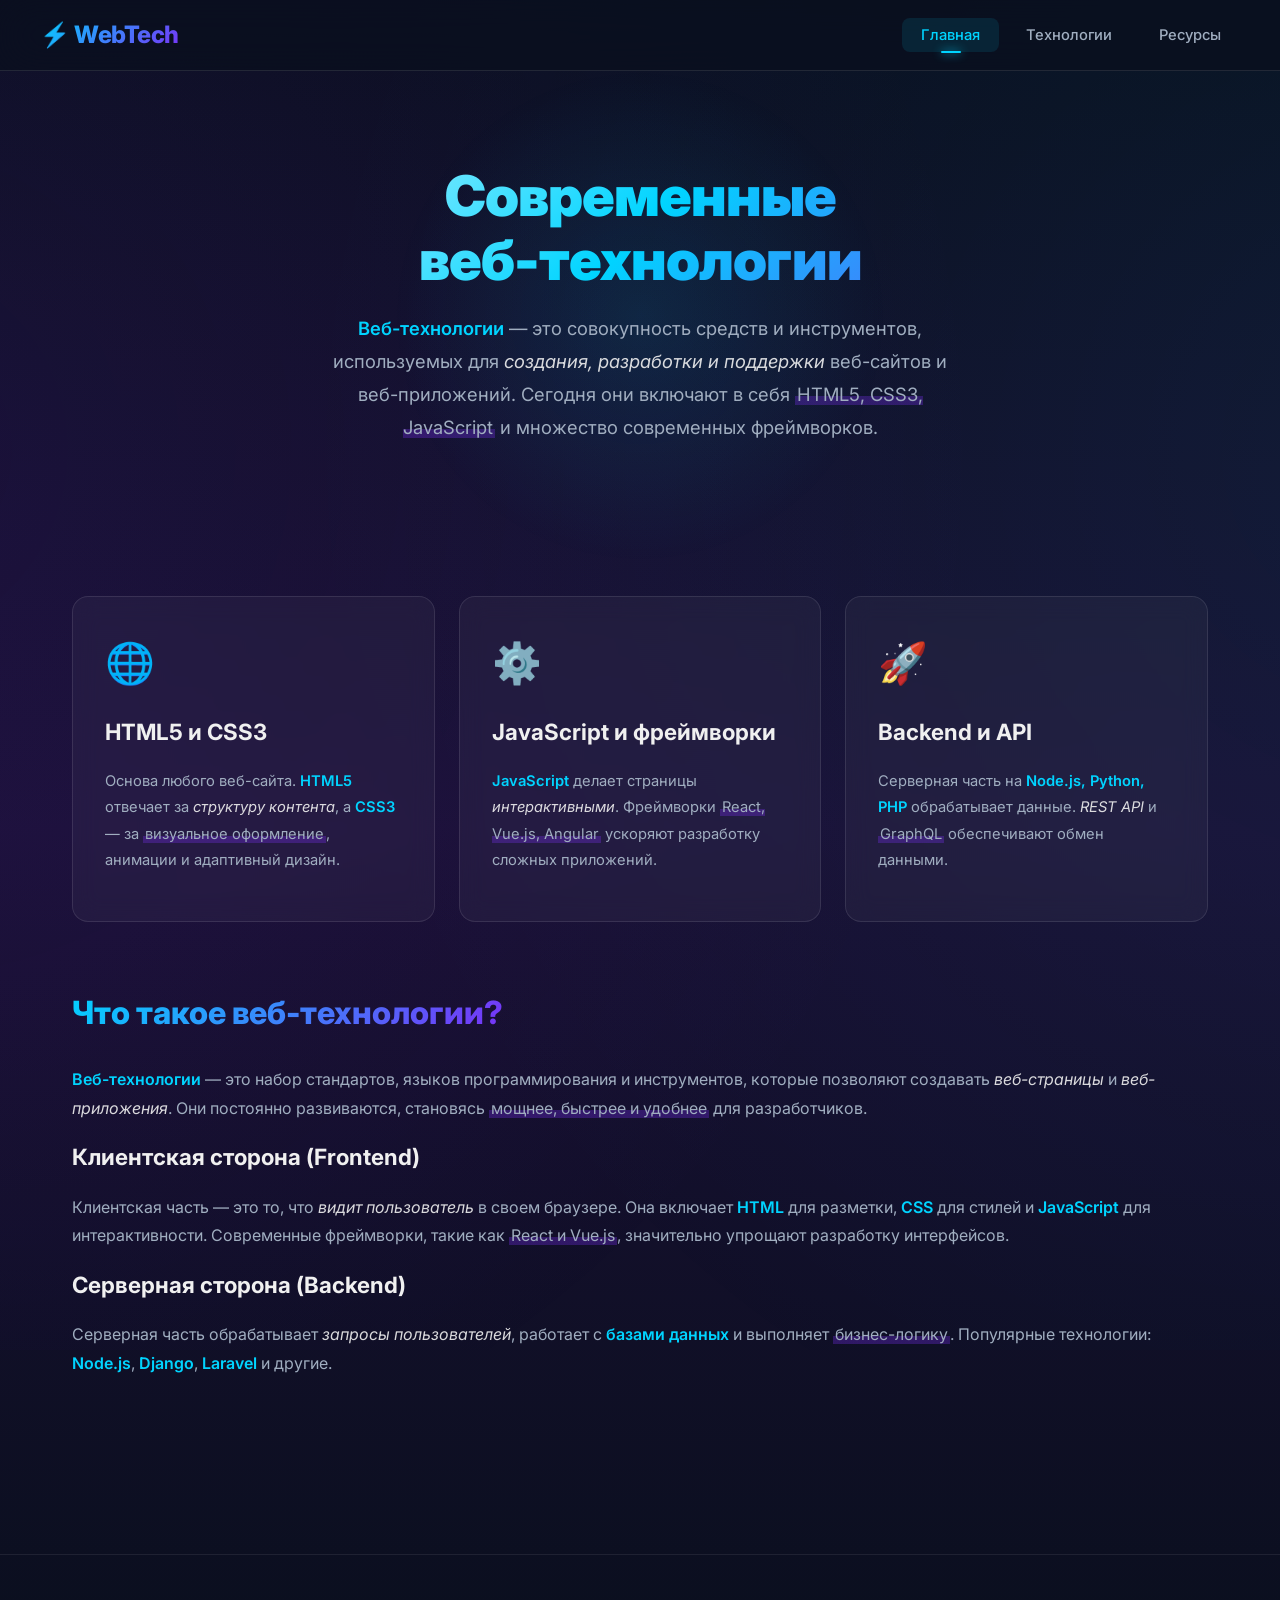
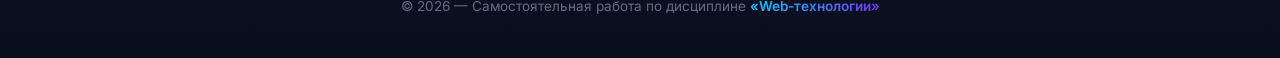
<file: index.html>
<!doctype html>
<html lang="ru">
  <!-- Задание 1: Основные теги HTML (html, head, title, body) -->
  <head>
    <meta charset="UTF-8" />
    <meta name="viewport" content="width=device-width, initial-scale=1.0" />
    <meta
      name="description"
      content="Современные веб-технологии — обзор HTML5, CSS3, JavaScript и фреймворков"
    />
    <title>Современные веб-технологии</title>
    <!-- Задание 6: Подключение CSS -->
    <link rel="stylesheet" href="style.css" />
  </head>
  <body>
    <!-- Задание 7: Навигация (связь между страницами) -->
    <nav class="navbar">
      <div class="nav-container">
        <a href="index.html" class="logo">⚡ WebTech</a>
        <ul class="nav-links">
          <li><a href="index.html" class="active">Главная</a></li>
          <li><a href="technologies.html">Технологии</a></li>
          <li><a href="resources.html">Ресурсы</a></li>
        </ul>
      </div>
    </nav>

    <main class="main-content">
      <!-- HERO секция -->
      <!-- Задание 1: Заголовок и текстовое содержание -->
      <section class="hero">
        <h1>Современные<br />веб-технологии</h1>
        <!-- Задание 2: Форматирование текста (p, b, i, u) -->
        <p class="subtitle">
          <b>Веб-технологии</b> — это совокупность средств и инструментов,
          используемых для <i>создания, разработки и поддержки</i>
          веб-сайтов и веб-приложений. Сегодня они включают в себя
          <u>HTML5, CSS3, JavaScript</u> и множество современных фреймворков.
        </p>
      </section>

      <!-- Карточки с ключевыми направлениями -->
      <section class="section fade-in">
        <div class="cards-grid">
          <div class="card">
            <span class="card-icon">🌐</span>
            <h3>HTML5 и CSS3</h3>
            <p>
              Основа любого веб-сайта. <b>HTML5</b> отвечает за
              <i>структуру контента</i>, а <b>CSS3</b> — за
              <u>визуальное оформление</u>, анимации и адаптивный дизайн.
            </p>
          </div>
          <div class="card">
            <span class="card-icon">⚙️</span>
            <h3>JavaScript и фреймворки</h3>
            <p>
              <b>JavaScript</b> делает страницы <i>интерактивными</i>.
              Фреймворки <u>React, Vue.js, Angular</u> ускоряют разработку
              сложных приложений.
            </p>
          </div>
          <div class="card">
            <span class="card-icon">🚀</span>
            <h3>Backend и API</h3>
            <p>
              Серверная часть на <b>Node.js, Python, PHP</b> обрабатывает
              данные. <i>REST API</i> и <u>GraphQL</u> обеспечивают обмен
              данными.
            </p>
          </div>
        </div>
      </section>

      <!-- Подробная информация -->
      <!-- Задание 2: Использование h1–h3 -->
      <section class="section fade-in">
        <h2>Что такое веб-технологии?</h2>
        <p>
          <b>Веб-технологии</b> — это набор стандартов, языков программирования
          и инструментов, которые позволяют создавать <i>веб-страницы</i> и
          <i>веб-приложения</i>. Они постоянно развиваются, становясь
          <u>мощнее, быстрее и удобнее</u> для разработчиков.
        </p>

        <h3>Клиентская сторона (Frontend)</h3>
        <p>
          Клиентская часть — это то, что <i>видит пользователь</i> в своем
          браузере. Она включает <b>HTML</b> для разметки, <b>CSS</b> для стилей
          и <b>JavaScript</b> для интерактивности. Современные фреймворки, такие
          как <u>React и Vue.js</u>, значительно упрощают разработку
          интерфейсов.
        </p>

        <h3>Серверная сторона (Backend)</h3>
        <p>
          Серверная часть обрабатывает <i>запросы пользователей</i>, работает с
          <b>базами данных</b> и выполняет <u>бизнес-логику</u>. Популярные
          технологии: <b>Node.js</b>, <b>Django</b>, <b>Laravel</b> и другие.
        </p>
      </section>
    </main>

    <!-- Подвал -->
    <footer class="footer">
      <p>
        © 2026 — Самостоятельная работа по дисциплине
        <span>«Web-технологии»</span>
      </p>
    </footer>

    <!-- Скрипт для анимации появления при скролле -->
    <script>
      document.addEventListener("DOMContentLoaded", () => {
        const observer = new IntersectionObserver(
          (entries) => {
            entries.forEach((entry) => {
              if (entry.isIntersecting) {
                entry.target.classList.add("visible");
              }
            });
          },
          { threshold: 0.1 },
        );

        document
          .querySelectorAll(".fade-in")
          .forEach((el) => observer.observe(el));
      });
    </script>
  </body>
</html>
</file>
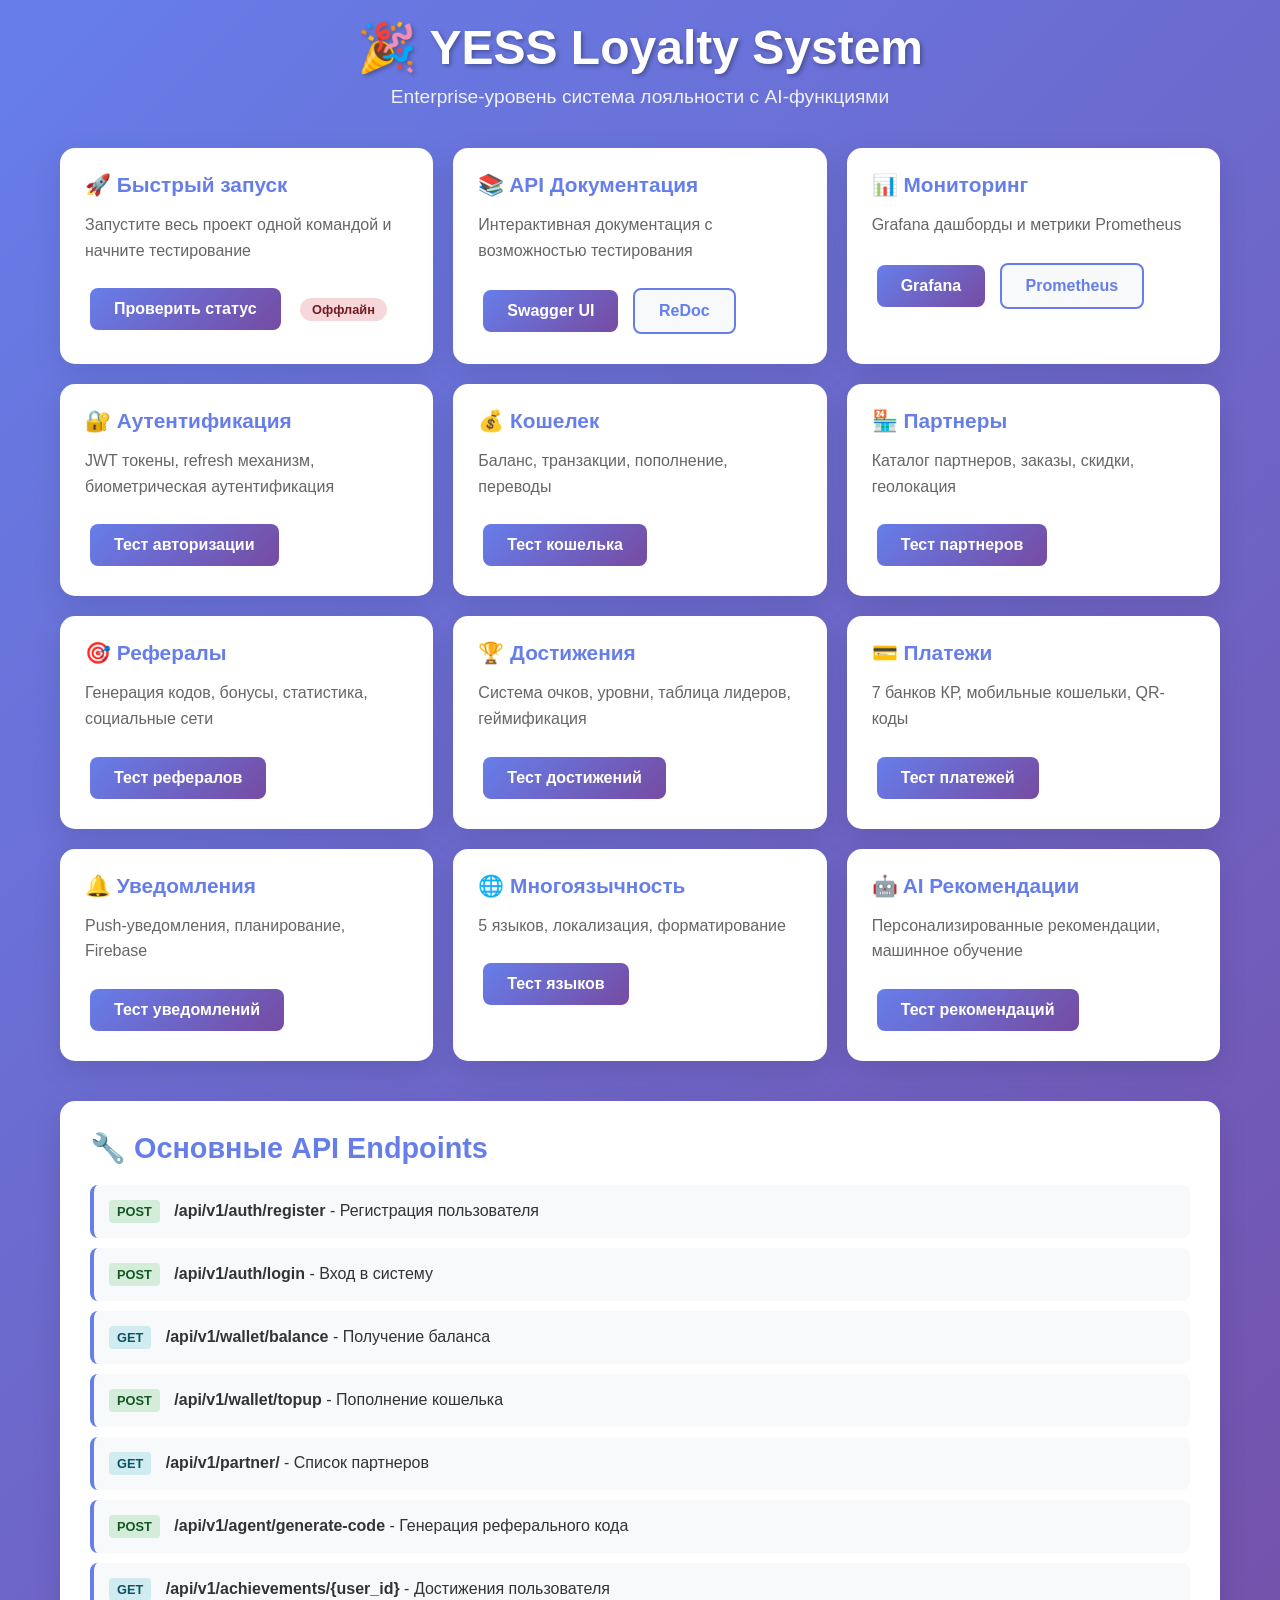
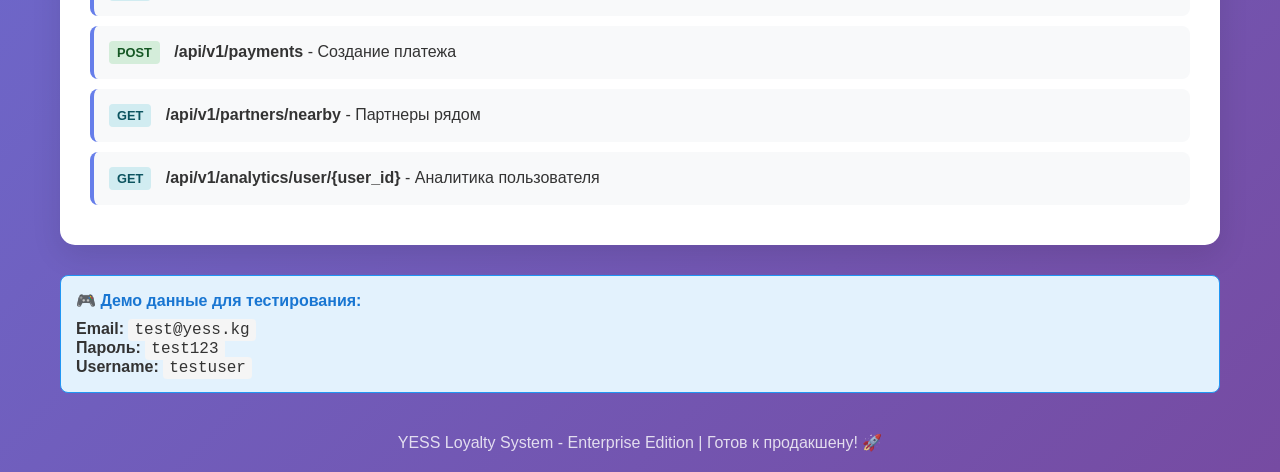
<file: frontend/index.html>
<!DOCTYPE html>
<html lang="ru">
  <head>
    <meta charset="UTF-8">
    <meta name="viewport" content="width=device-width, initial-scale=1.0">
    <title>YESS Loyalty - Тестирование</title>
    <style>
        * {
            margin: 0;
            padding: 0;
            box-sizing: border-box;
        }
        
        body {
            font-family: -apple-system, BlinkMacSystemFont, 'Segoe UI', Roboto, sans-serif;
            background: linear-gradient(135deg, #667eea 0%, #764ba2 100%);
            min-height: 100vh;
            color: #333;
        }
        
        .container {
            max-width: 1200px;
            margin: 0 auto;
            padding: 20px;
        }
        
        .header {
            text-align: center;
            color: white;
            margin-bottom: 40px;
        }
        
        .header h1 {
            font-size: 3rem;
            margin-bottom: 10px;
            text-shadow: 2px 2px 4px rgba(0,0,0,0.3);
        }
        
        .header p {
            font-size: 1.2rem;
            opacity: 0.9;
        }
        
        .grid {
            display: grid;
            grid-template-columns: repeat(auto-fit, minmax(300px, 1fr));
            gap: 20px;
            margin-bottom: 40px;
        }
        
        .card {
            background: white;
            border-radius: 15px;
            padding: 25px;
            box-shadow: 0 10px 30px rgba(0,0,0,0.1);
            transition: transform 0.3s ease, box-shadow 0.3s ease;
        }
        
        .card:hover {
            transform: translateY(-5px);
            box-shadow: 0 20px 40px rgba(0,0,0,0.15);
        }
        
        .card h3 {
            color: #667eea;
            margin-bottom: 15px;
            font-size: 1.3rem;
        }
        
        .card p {
            color: #666;
            margin-bottom: 20px;
            line-height: 1.6;
        }
        
        .btn {
            background: linear-gradient(135deg, #667eea 0%, #764ba2 100%);
            color: white;
            border: none;
            padding: 12px 24px;
            border-radius: 8px;
            cursor: pointer;
            font-size: 1rem;
            font-weight: 600;
            transition: all 0.3s ease;
            text-decoration: none;
            display: inline-block;
            margin: 5px;
        }
        
        .btn:hover {
            transform: translateY(-2px);
            box-shadow: 0 5px 15px rgba(102, 126, 234, 0.4);
        }
        
        .btn-secondary {
            background: #f8f9fa;
            color: #667eea;
            border: 2px solid #667eea;
        }
        
        .btn-secondary:hover {
            background: #667eea;
            color: white;
        }
        
        .status {
            display: inline-block;
            padding: 4px 12px;
            border-radius: 20px;
            font-size: 0.8rem;
            font-weight: 600;
            margin-left: 10px;
        }
        
        .status.online {
            background: #d4edda;
            color: #155724;
        }
        
        .status.offline {
            background: #f8d7da;
            color: #721c24;
        }
        
        .api-section {
            background: white;
            border-radius: 15px;
            padding: 30px;
            margin-bottom: 30px;
            box-shadow: 0 10px 30px rgba(0,0,0,0.1);
        }
        
        .api-section h2 {
            color: #667eea;
            margin-bottom: 20px;
            font-size: 1.8rem;
        }
        
        .endpoint {
            background: #f8f9fa;
            padding: 15px;
            border-radius: 8px;
            margin-bottom: 10px;
            border-left: 4px solid #667eea;
        }
        
        .method {
            display: inline-block;
            padding: 4px 8px;
            border-radius: 4px;
            font-size: 0.8rem;
            font-weight: 600;
            margin-right: 10px;
        }
        
        .method.get { background: #d1ecf1; color: #0c5460; }
        .method.post { background: #d4edda; color: #155724; }
        .method.put { background: #fff3cd; color: #856404; }
        .method.delete { background: #f8d7da; color: #721c24; }
        
        .footer {
            text-align: center;
            color: white;
            margin-top: 40px;
            opacity: 0.8;
        }
        
        .demo-data {
            background: #e3f2fd;
            border: 1px solid #2196f3;
            border-radius: 8px;
            padding: 15px;
            margin: 20px 0;
        }
        
        .demo-data h4 {
            color: #1976d2;
            margin-bottom: 10px;
        }
        
        .demo-data code {
            background: #f5f5f5;
            padding: 2px 6px;
            border-radius: 4px;
            font-family: 'Courier New', monospace;
        }
    </style>
  </head>
  <body>
    <div class="container">
        <div class="header">
            <h1>🎉 YESS Loyalty System</h1>
            <p>Enterprise-уровень система лояльности с AI-функциями</p>
        </div>
        
        <div class="grid">
            <div class="card">
                <h3>🚀 Быстрый запуск</h3>
                <p>Запустите весь проект одной командой и начните тестирование</p>
                <a href="#" class="btn" onclick="checkStatus()">Проверить статус</a>
                <span id="status" class="status offline">Проверка...</span>
            </div>
            
            <div class="card">
                <h3>📚 API Документация</h3>
                <p>Интерактивная документация с возможностью тестирования</p>
                <a href="http://localhost:8000/docs" target="_blank" class="btn">Swagger UI</a>
                <a href="http://localhost:8000/redoc" target="_blank" class="btn btn-secondary">ReDoc</a>
            </div>
            
            <div class="card">
                <h3>📊 Мониторинг</h3>
                <p>Grafana дашборды и метрики Prometheus</p>
                <a href="http://localhost:3100" target="_blank" class="btn">Grafana</a>
                <a href="http://localhost:9090" target="_blank" class="btn btn-secondary">Prometheus</a>
            </div>
            
            <div class="card">
                <h3>🔐 Аутентификация</h3>
                <p>JWT токены, refresh механизм, биометрическая аутентификация</p>
                <button class="btn" onclick="testAuth()">Тест авторизации</button>
            </div>
            
            <div class="card">
                <h3>💰 Кошелек</h3>
                <p>Баланс, транзакции, пополнение, переводы</p>
                <button class="btn" onclick="testWallet()">Тест кошелька</button>
            </div>
            
            <div class="card">
                <h3>🏪 Партнеры</h3>
                <p>Каталог партнеров, заказы, скидки, геолокация</p>
                <button class="btn" onclick="testPartners()">Тест партнеров</button>
            </div>
            
            <div class="card">
                <h3>🎯 Рефералы</h3>
                <p>Генерация кодов, бонусы, статистика, социальные сети</p>
                <button class="btn" onclick="testReferrals()">Тест рефералов</button>
            </div>
            
            <div class="card">
                <h3>🏆 Достижения</h3>
                <p>Система очков, уровни, таблица лидеров, геймификация</p>
                <button class="btn" onclick="testAchievements()">Тест достижений</button>
            </div>
            
            <div class="card">
                <h3>💳 Платежи</h3>
                <p>7 банков КР, мобильные кошельки, QR-коды</p>
                <button class="btn" onclick="testPayments()">Тест платежей</button>
            </div>
            
            <div class="card">
                <h3>🔔 Уведомления</h3>
                <p>Push-уведомления, планирование, Firebase</p>
                <button class="btn" onclick="testNotifications()">Тест уведомлений</button>
            </div>
            
            <div class="card">
                <h3>🌐 Многоязычность</h3>
                <p>5 языков, локализация, форматирование</p>
                <button class="btn" onclick="testLocalization()">Тест языков</button>
            </div>
            
            <div class="card">
                <h3>🤖 AI Рекомендации</h3>
                <p>Персонализированные рекомендации, машинное обучение</p>
                <button class="btn" onclick="testRecommendations()">Тест рекомендаций</button>
            </div>
        </div>
        
        <div class="api-section">
            <h2>🔧 Основные API Endpoints</h2>
            
            <div class="endpoint">
                <span class="method post">POST</span>
                <strong>/api/v1/auth/register</strong> - Регистрация пользователя
            </div>
            
            <div class="endpoint">
                <span class="method post">POST</span>
                <strong>/api/v1/auth/login</strong> - Вход в систему
            </div>
            
            <div class="endpoint">
                <span class="method get">GET</span>
                <strong>/api/v1/wallet/balance</strong> - Получение баланса
            </div>
            
            <div class="endpoint">
                <span class="method post">POST</span>
                <strong>/api/v1/wallet/topup</strong> - Пополнение кошелька
            </div>
            
            <div class="endpoint">
                <span class="method get">GET</span>
                <strong>/api/v1/partner/</strong> - Список партнеров
            </div>
            
            <div class="endpoint">
                <span class="method post">POST</span>
                <strong>/api/v1/agent/generate-code</strong> - Генерация реферального кода
            </div>
            
            <div class="endpoint">
                <span class="method get">GET</span>
                <strong>/api/v1/achievements/{user_id}</strong> - Достижения пользователя
            </div>
            
            <div class="endpoint">
                <span class="method post">POST</span>
                <strong>/api/v1/payments</strong> - Создание платежа
            </div>
            
            <div class="endpoint">
                <span class="method get">GET</span>
                <strong>/api/v1/partners/nearby</strong> - Партнеры рядом
            </div>
            
            <div class="endpoint">
                <span class="method get">GET</span>
                <strong>/api/v1/analytics/user/{user_id}</strong> - Аналитика пользователя
            </div>
        </div>
        
        <div class="demo-data">
            <h4>🎮 Демо данные для тестирования:</h4>
            <p><strong>Email:</strong> <code>test@yess.kg</code></p>
            <p><strong>Пароль:</strong> <code>test123</code></p>
            <p><strong>Username:</strong> <code>testuser</code></p>
        </div>
        
        <div class="footer">
            <p>YESS Loyalty System - Enterprise Edition | Готов к продакшену! 🚀</p>
        </div>
    </div>
    
    <script>
        const API_BASE = 'http://localhost:8000';
        
        async function checkStatus() {
            const statusEl = document.getElementById('status');
            try {
                const response = await fetch(`${API_BASE}/health`);
                if (response.ok) {
                    statusEl.textContent = 'Онлайн';
                    statusEl.className = 'status online';
                } else {
                    throw new Error('Service not available');
                }
            } catch (error) {
                statusEl.textContent = 'Оффлайн';
                statusEl.className = 'status offline';
            }
        }
        
        async function testAuth() {
            try {
                const response = await fetch(`${API_BASE}/api/v1/auth/register`, {
                    method: 'POST',
                    headers: {
                        'Content-Type': 'application/json',
                    },
                    body: JSON.stringify({
                        email: 'test@yess.kg',
                        password: 'test123',
                        username: 'testuser'
                    })
                });
                
                if (response.ok) {
                    alert('✅ Регистрация успешна!');
                } else {
                    const error = await response.text();
                    alert(`❌ Ошибка: ${error}`);
                }
            } catch (error) {
                alert(`❌ Ошибка подключения: ${error.message}`);
            }
        }
        
        async function testWallet() {
            try {
                const response = await fetch(`${API_BASE}/api/v1/wallet/balance`);
                if (response.ok) {
                    const data = await response.json();
                    alert(`💰 Баланс: ${data.balance} сом`);
                } else {
                    alert('❌ Ошибка получения баланса');
                }
            } catch (error) {
                alert(`❌ Ошибка: ${error.message}`);
            }
        }
        
        async function testPartners() {
            try {
                const response = await fetch(`${API_BASE}/api/v1/partner/`);
                if (response.ok) {
                    const data = await response.json();
                    alert(`🏪 Найдено партнеров: ${data.length}`);
                } else {
                    alert('❌ Ошибка получения партнеров');
                }
            } catch (error) {
                alert(`❌ Ошибка: ${error.message}`);
            }
        }
        
        async function testReferrals() {
            try {
                const response = await fetch(`${API_BASE}/api/v1/agent/generate-code`, {
                    method: 'POST',
                    headers: {
                        'Content-Type': 'application/json',
                    },
                    body: JSON.stringify({
                        user_id: 1
                    })
                });
                
                if (response.ok) {
                    const data = await response.json();
                    alert(`🎯 Реферальный код: ${data.referral_code}`);
                } else {
                    alert('❌ Ошибка генерации кода');
                }
            } catch (error) {
                alert(`❌ Ошибка: ${error.message}`);
            }
        }
        
        async function testAchievements() {
            try {
                const response = await fetch(`${API_BASE}/api/v1/achievements/1`);
                if (response.ok) {
                    const data = await response.json();
                    alert(`🏆 Достижений: ${data.achievements.length}`);
                } else {
                    alert('❌ Ошибка получения достижений');
                }
            } catch (error) {
                alert(`❌ Ошибка: ${error.message}`);
            }
        }
        
        async function testPayments() {
            try {
                const response = await fetch(`${API_BASE}/api/v1/payments/methods`);
                if (response.ok) {
                    const data = await response.json();
                    alert(`💳 Способы оплаты: ${data.length}`);
                } else {
                    alert('❌ Ошибка получения способов оплаты');
                }
            } catch (error) {
                alert(`❌ Ошибка: ${error.message}`);
            }
        }
        
        async function testNotifications() {
            try {
                const response = await fetch(`${API_BASE}/api/v1/notifications/1`);
                if (response.ok) {
                    const data = await response.json();
                    alert(`🔔 Уведомлений: ${data.length}`);
                } else {
                    alert('❌ Ошибка получения уведомлений');
                }
            } catch (error) {
                alert(`❌ Ошибка: ${error.message}`);
            }
        }
        
        async function testLocalization() {
            try {
                const response = await fetch(`${API_BASE}/api/v1/localization/languages`);
                if (response.ok) {
                    const data = await response.json();
                    alert(`🌐 Языков: ${data.length}`);
                } else {
                    alert('❌ Ошибка получения языков');
                }
            } catch (error) {
                alert(`❌ Ошибка: ${error.message}`);
            }
        }
        
        async function testRecommendations() {
            try {
                const response = await fetch(`${API_BASE}/api/v1/recommendations/1`);
                if (response.ok) {
                    const data = await response.json();
                    alert(`🤖 Рекомендаций: ${data.length}`);
                } else {
                    alert('❌ Ошибка получения рекомендаций');
                }
            } catch (error) {
                alert(`❌ Ошибка: ${error.message}`);
            }
        }
        
        // Проверка статуса при загрузке
        window.addEventListener('load', checkStatus);
        
        // Автоматическая проверка статуса каждые 30 секунд
        setInterval(checkStatus, 30000);
    </script>
  </body>
  </html>
</file>
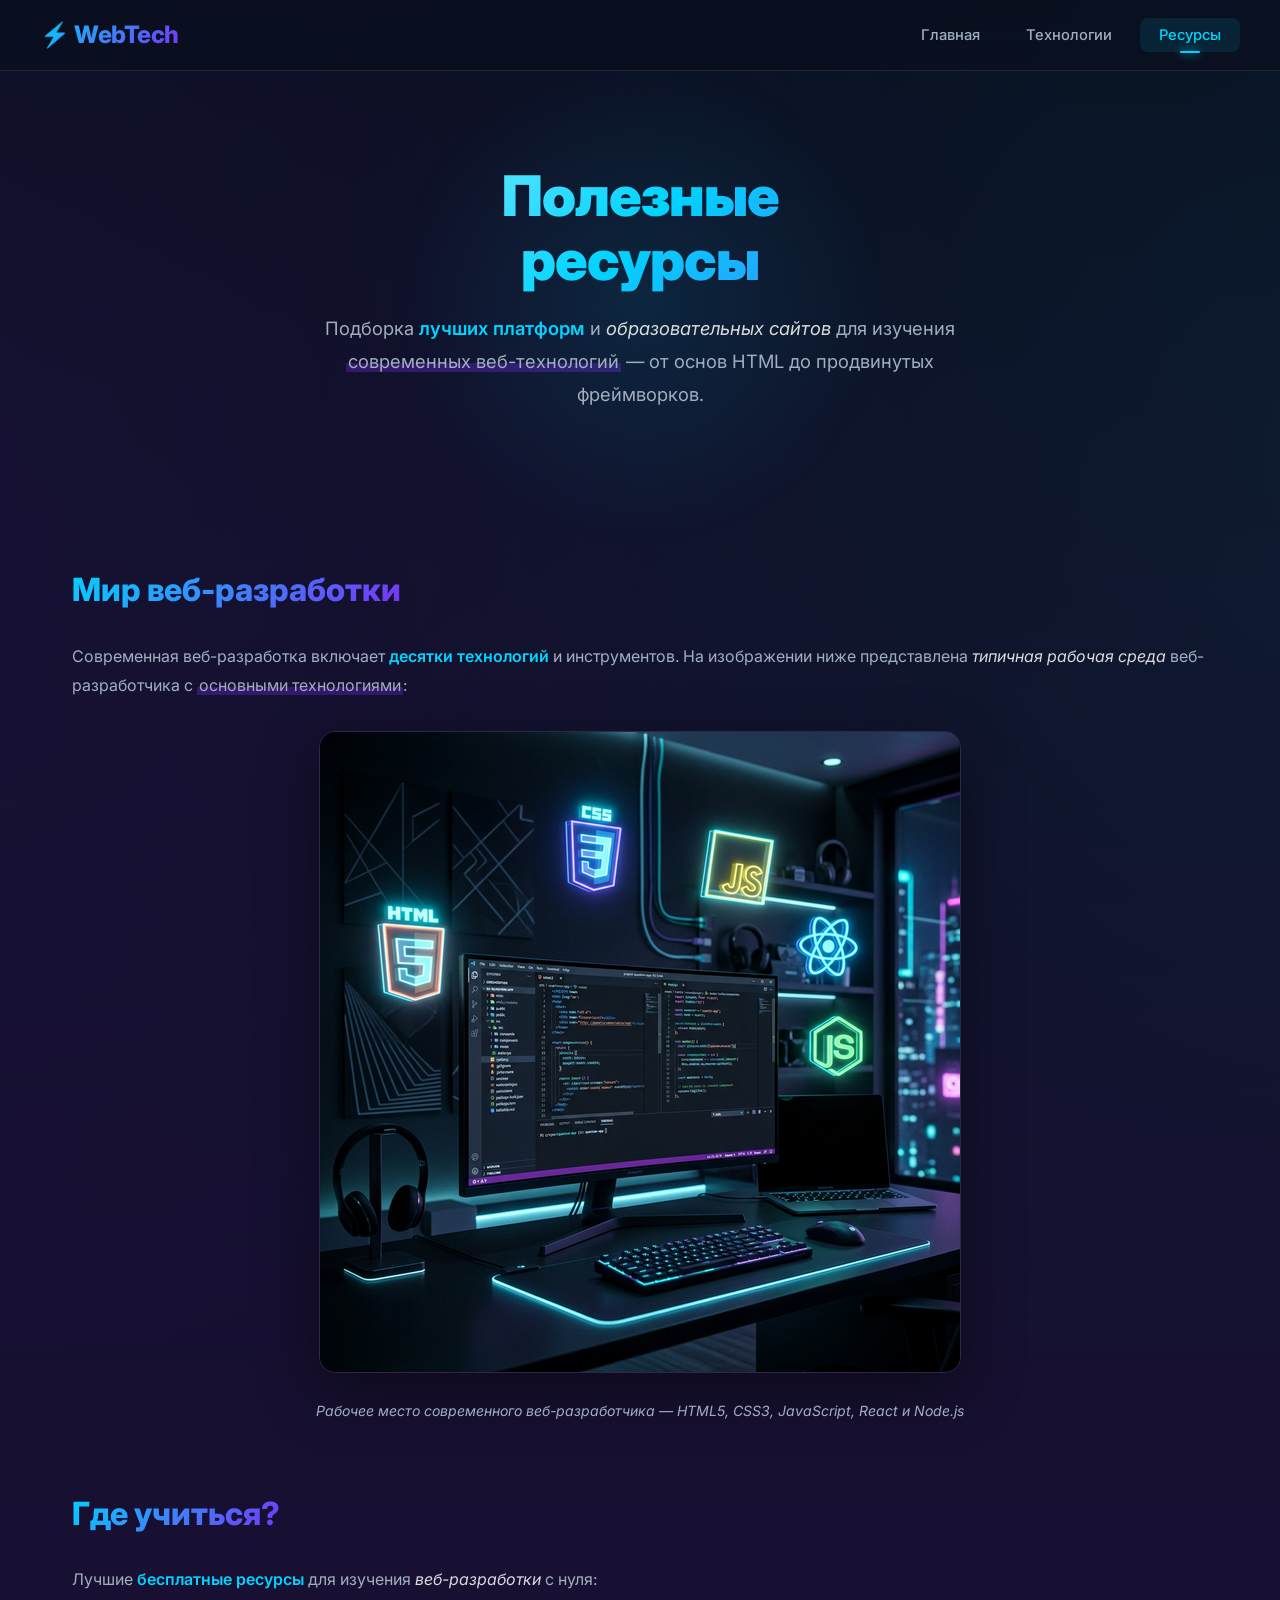
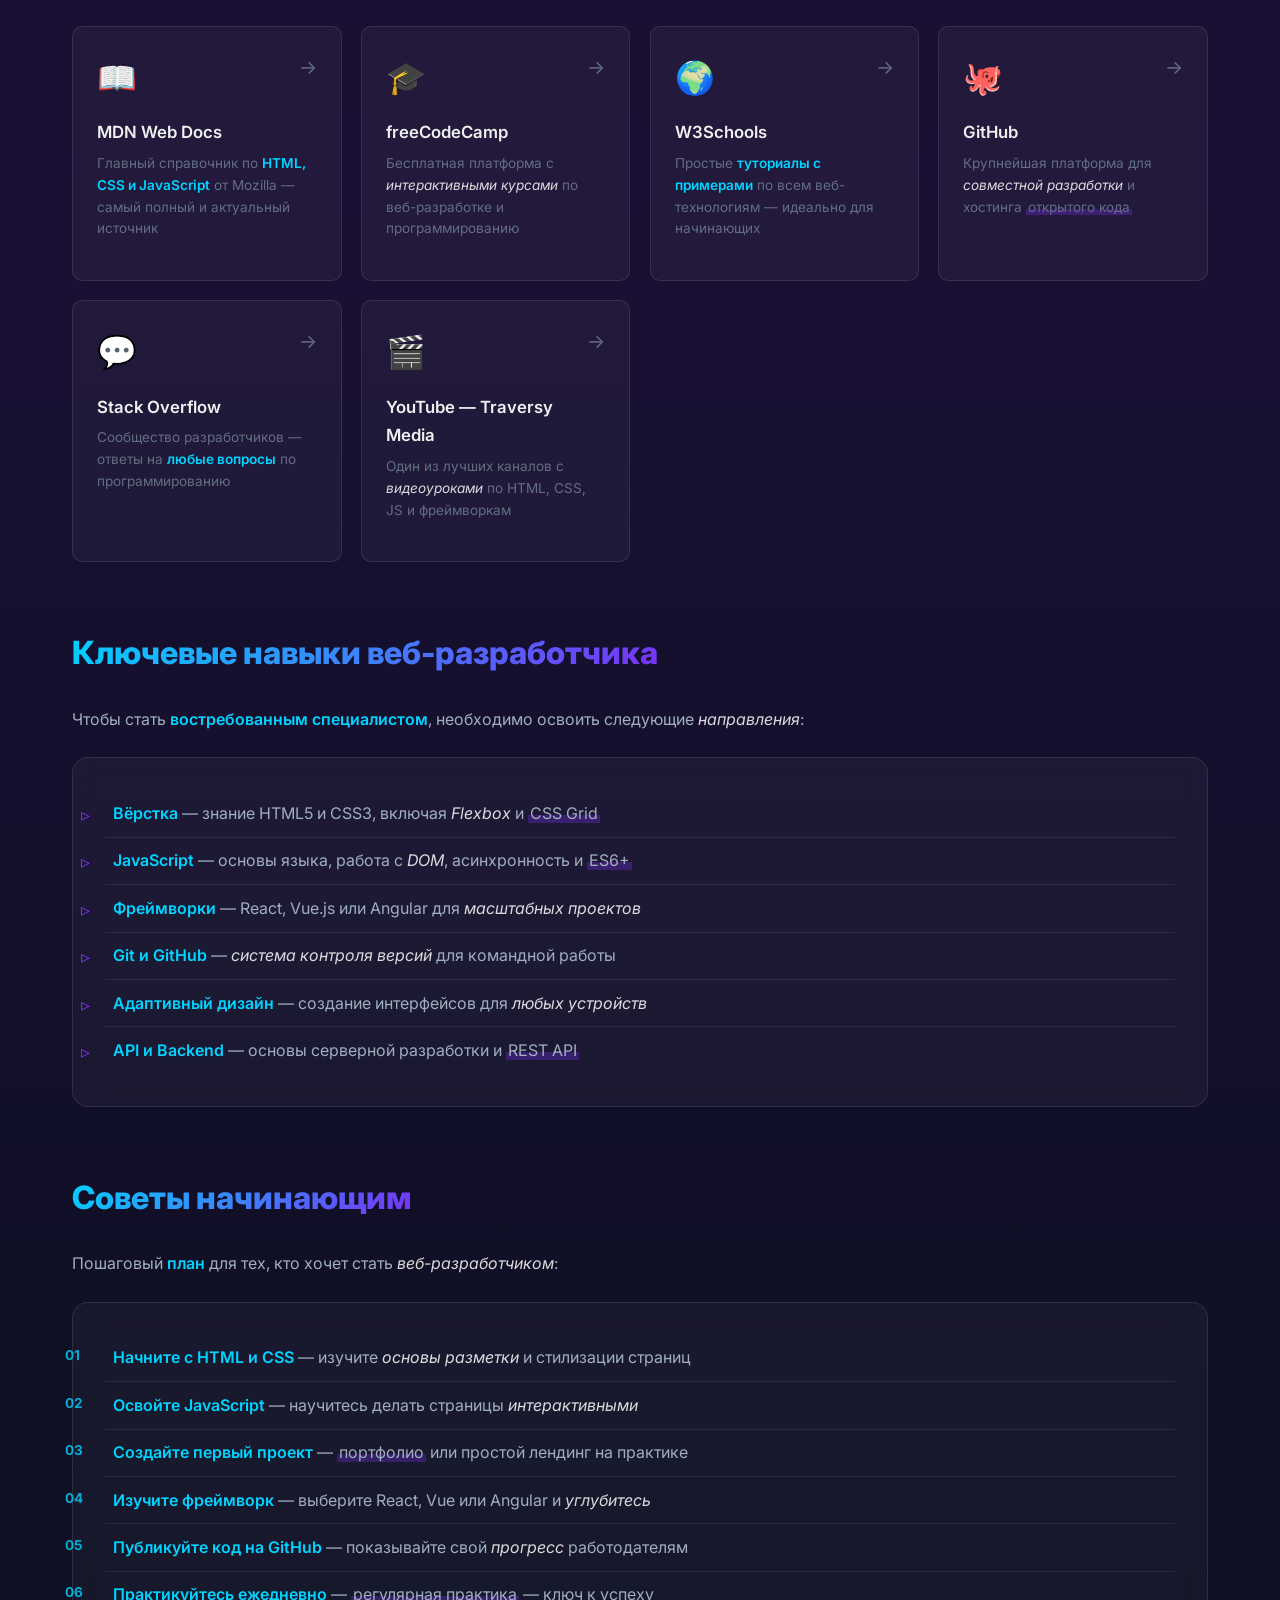
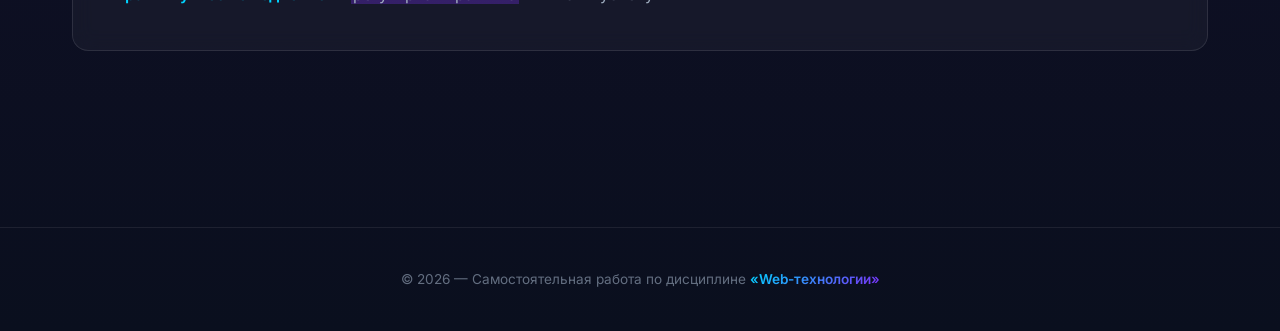
<file: resources.html>
<!DOCTYPE html>
<html lang="ru">
<head>
    <meta charset="UTF-8">
    <meta name="viewport" content="width=device-width, initial-scale=1.0">
    <meta name="description" content="Полезные ресурсы для изучения веб-технологий — лучшие сайты и платформы">
    <title>Ресурсы — Современные веб-технологии</title>
    <!-- Задание 6: Подключение CSS -->
    <link rel="stylesheet" href="style.css">
</head>
<body>

    <!-- Задание 7: Навигация (связь между страницами) -->
    <nav class="navbar">
        <div class="nav-container">
            <a href="index.html" class="logo">⚡ WebTech</a>
            <ul class="nav-links">
                <li><a href="index.html">Главная</a></li>
                <li><a href="technologies.html">Технологии</a></li>
                <li><a href="resources.html" class="active">Ресурсы</a></li>
            </ul>
        </div>
    </nav>

    <main class="main-content">

        <!-- HERO секция -->
        <section class="hero">
            <h1>Полезные<br>ресурсы</h1>
            <!-- Задание 2: Форматирование текста (b, i, u) -->
            <p class="subtitle">
                Подборка <b>лучших платформ</b> и <i>образовательных сайтов</i>
                для изучения <u>современных веб-технологий</u> — от основ HTML до
                продвинутых фреймворков.
            </p>
        </section>

        <!-- ================================ -->
        <!-- Задание 5: Изображение           -->
        <!-- ================================ -->
        <section class="section fade-in">
            <h2>Мир веб-разработки</h2>
            <p>Современная веб-разработка включает <b>десятки технологий</b> и инструментов. 
            На изображении ниже представлена <i>типичная рабочая среда</i> 
            веб-разработчика с <u>основными технологиями</u>:</p>

            <div class="image-section">
                <img src="web_technologies.png" 
                     alt="Рабочее место веб-разработчика с логотипами HTML, CSS, JavaScript, React и Node.js">
                <p class="image-caption">
                    Рабочее место современного веб-разработчика — HTML5, CSS3, JavaScript, React и Node.js
                </p>
            </div>
        </section>

        <!-- ================================ -->
        <!-- Задание 5: Гиперссылки (ресурсы) -->
        <!-- ================================ -->
        <section class="section fade-in">
            <h2>Где учиться?</h2>
            <p>Лучшие <b>бесплатные ресурсы</b> для изучения <i>веб-разработки</i> с нуля:</p>

            <div class="link-cards">
                <a href="https://developer.mozilla.org/" target="_blank" rel="noopener" class="link-card">
                    <span class="link-card-icon">📖</span>
                    <h4>MDN Web Docs</h4>
                    <p>Главный справочник по <b>HTML, CSS и JavaScript</b> от Mozilla — самый полный и актуальный источник</p>
                </a>
                <a href="https://www.freecodecamp.org/" target="_blank" rel="noopener" class="link-card">
                    <span class="link-card-icon">🎓</span>
                    <h4>freeCodeCamp</h4>
                    <p>Бесплатная платформа с <i>интерактивными курсами</i> по веб-разработке и программированию</p>
                </a>
                <a href="https://www.w3schools.com/" target="_blank" rel="noopener" class="link-card">
                    <span class="link-card-icon">🌍</span>
                    <h4>W3Schools</h4>
                    <p>Простые <b>туториалы с примерами</b> по всем веб-технологиям — идеально для начинающих</p>
                </a>
                <a href="https://github.com/" target="_blank" rel="noopener" class="link-card">
                    <span class="link-card-icon">🐙</span>
                    <h4>GitHub</h4>
                    <p>Крупнейшая платформа для <i>совместной разработки</i> и хостинга <u>открытого кода</u></p>
                </a>
                <a href="https://stackoverflow.com/" target="_blank" rel="noopener" class="link-card">
                    <span class="link-card-icon">💬</span>
                    <h4>Stack Overflow</h4>
                    <p>Сообщество разработчиков — ответы на <b>любые вопросы</b> по программированию</p>
                </a>
                <a href="https://www.youtube.com/@TraversyMedia" target="_blank" rel="noopener" class="link-card">
                    <span class="link-card-icon">🎬</span>
                    <h4>YouTube — Traversy Media</h4>
                    <p>Один из лучших каналов с <i>видеоуроками</i> по HTML, CSS, JS и фреймворкам</p>
                </a>
            </div>
        </section>

        <!-- Секция с маркированным списком ключевых навыков -->
        <section class="section fade-in">
            <h2>Ключевые навыки веб-разработчика</h2>
            <p>Чтобы стать <b>востребованным специалистом</b>, необходимо освоить следующие <i>направления</i>:</p>

            <ul class="styled-list">
                <li><b>Вёрстка</b> — знание HTML5 и CSS3, включая <i>Flexbox</i> и <u>CSS Grid</u></li>
                <li><b>JavaScript</b> — основы языка, работа с <i>DOM</i>, асинхронность и <u>ES6+</u></li>
                <li><b>Фреймворки</b> — React, Vue.js или Angular для <i>масштабных проектов</i></li>
                <li><b>Git и GitHub</b> — <i>система контроля версий</i> для командной работы</li>
                <li><b>Адаптивный дизайн</b> — создание интерфейсов для <i>любых устройств</i></li>
                <li><b>API и Backend</b> — основы серверной разработки и <u>REST API</u></li>
            </ul>
        </section>

        <!-- Секция с нумерованным списком: советы -->
        <section class="section fade-in">
            <h2>Советы начинающим</h2>
            <p>Пошаговый <b>план</b> для тех, кто хочет стать <i>веб-разработчиком</i>:</p>

            <ol class="styled-list">
                <li><b>Начните с HTML и CSS</b> — изучите <i>основы разметки</i> и стилизации страниц</li>
                <li><b>Освойте JavaScript</b> — научитесь делать страницы <i>интерактивными</i></li>
                <li><b>Создайте первый проект</b> — <u>портфолио</u> или простой лендинг на практике</li>
                <li><b>Изучите фреймворк</b> — выберите React, Vue или Angular и <i>углубитесь</i></li>
                <li><b>Публикуйте код на GitHub</b> — показывайте свой <i>прогресс</i> работодателям</li>
                <li><b>Практикуйтесь ежедневно</b> — <u>регулярная практика</u> — ключ к успеху</li>
            </ol>
        </section>

    </main>

    <!-- Подвал -->
    <footer class="footer">
        <p>© 2026 — Самостоятельная работа по дисциплине <span>«Web-технологии»</span></p>
    </footer>

    <!-- Скрипт для анимации появления при скролле -->
    <script>
        document.addEventListener('DOMContentLoaded', () => {
            const observer = new IntersectionObserver((entries) => {
                entries.forEach(entry => {
                    if (entry.isIntersecting) {
                        entry.target.classList.add('visible');
                    }
                });
            }, { threshold: 0.1 });

            document.querySelectorAll('.fade-in').forEach(el => observer.observe(el));
        });
    </script>

</body>
</html>
</file>
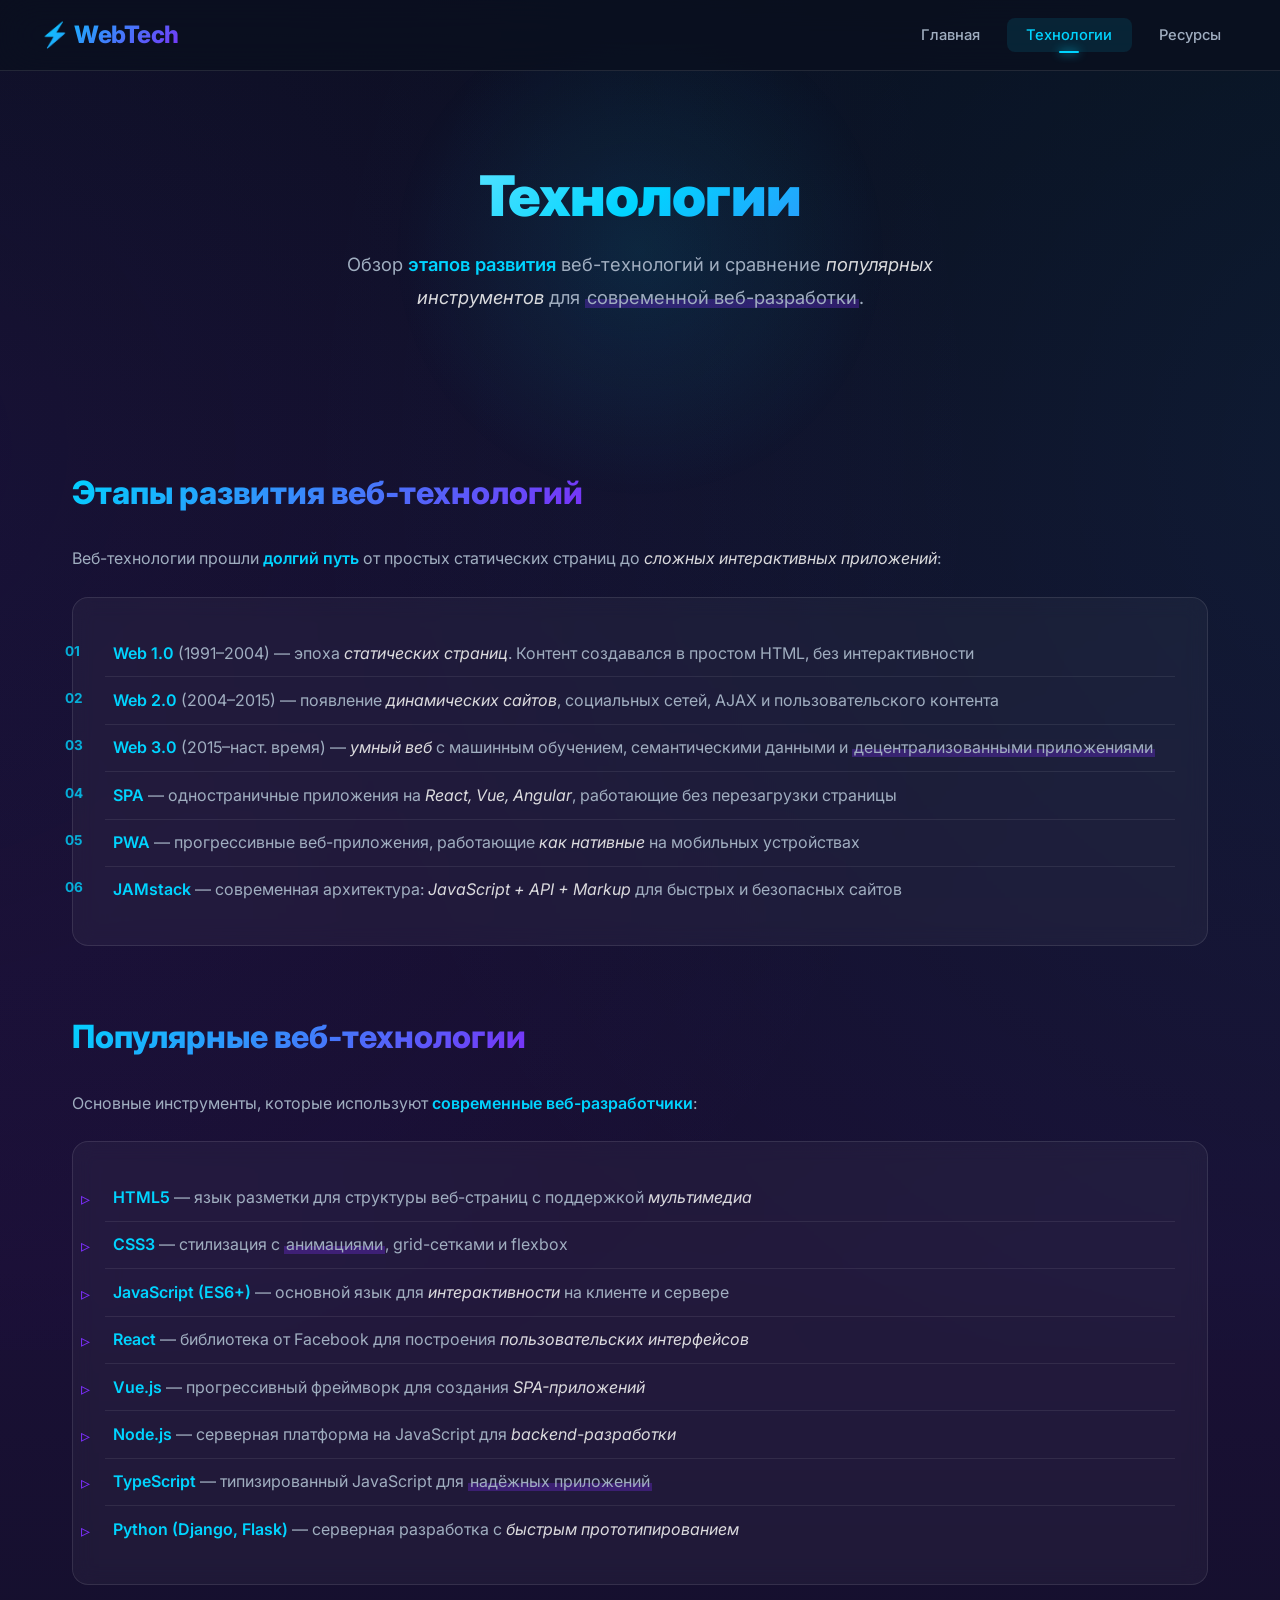
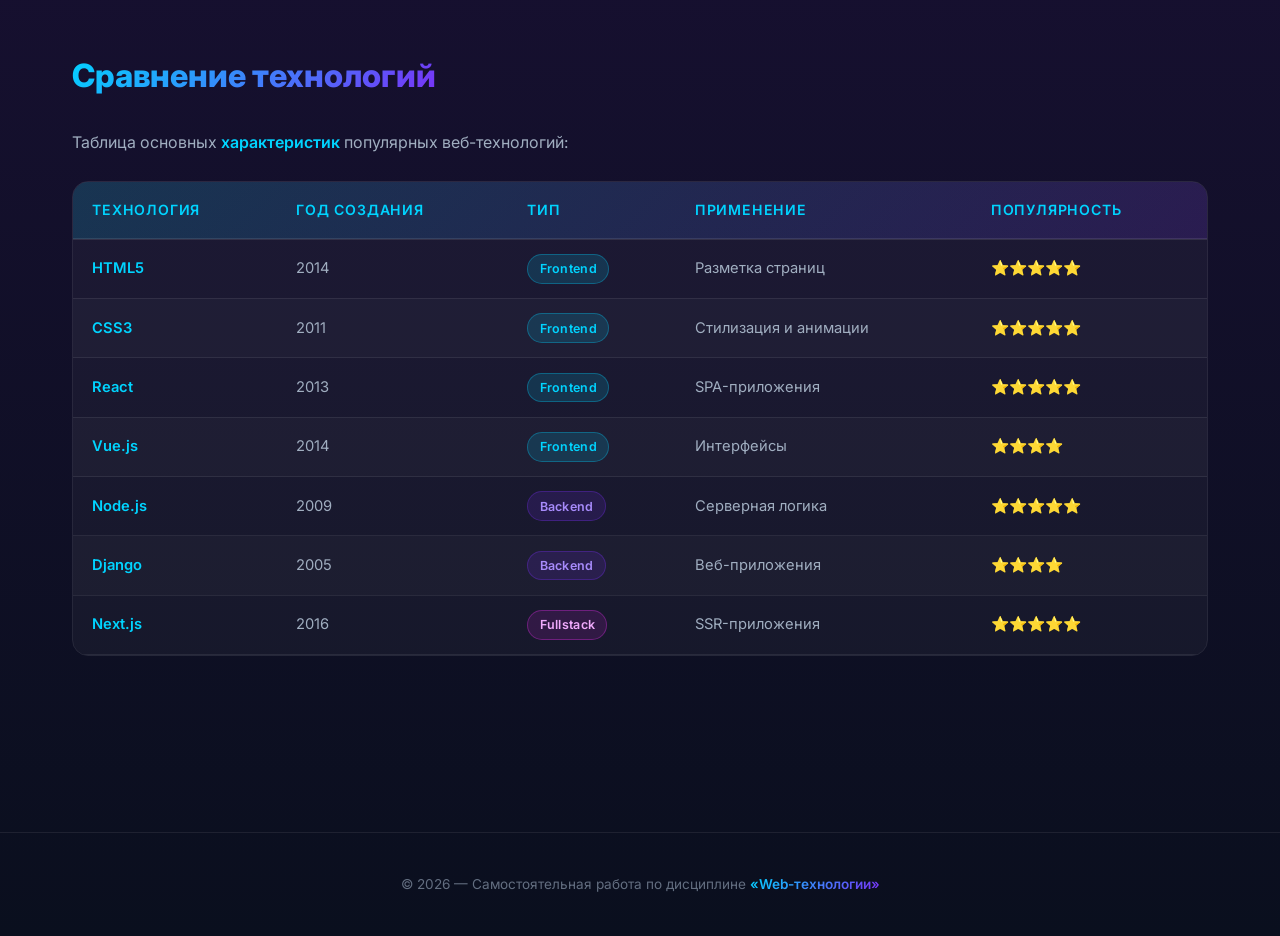
<file: technologies.html>
<!DOCTYPE html>
<html lang="ru">
<head>
    <meta charset="UTF-8">
    <meta name="viewport" content="width=device-width, initial-scale=1.0">
    <meta name="description" content="Обзор современных веб-технологий: списки и сравнительная таблица">
    <title>Технологии — Современные веб-технологии</title>
    <link rel="stylesheet" href="style.css">
</head>
<body>

    <!-- Навигация -->
    <nav class="navbar">
        <div class="nav-container">
            <a href="index.html" class="logo">⚡ WebTech</a>
            <ul class="nav-links">
                <li><a href="index.html">Главная</a></li>
                <li><a href="technologies.html" class="active">Технологии</a></li>
                <li><a href="resources.html">Ресурсы</a></li>
            </ul>
        </div>
    </nav>

    <main class="main-content">

        <section class="hero">
            <h1>Технологии</h1>
            <p class="subtitle">
                Обзор <b>этапов развития</b> веб-технологий и сравнение 
                <i>популярных инструментов</i> для <u>современной веб-разработки</u>.
            </p>
        </section>

        <!-- =============================== -->
        <!-- Задание 3: Нумерованный список   -->
        <!-- =============================== -->
        <section class="section fade-in">
            <h2>Этапы развития веб-технологий</h2>
            <p>Веб-технологии прошли <b>долгий путь</b> от простых статических страниц 
            до <i>сложных интерактивных приложений</i>:</p>
            
            <ol class="styled-list">
                <li><b>Web 1.0</b> (1991–2004) — эпоха <i>статических страниц</i>. Контент создавался в простом HTML, без интерактивности</li>
                <li><b>Web 2.0</b> (2004–2015) — появление <i>динамических сайтов</i>, социальных сетей, AJAX и пользовательского контента</li>
                <li><b>Web 3.0</b> (2015–наст. время) — <i>умный веб</i> с машинным обучением, семантическими данными и <u>децентрализованными приложениями</u></li>
                <li><b>SPA</b> — одностраничные приложения на <i>React, Vue, Angular</i>, работающие без перезагрузки страницы</li>
                <li><b>PWA</b> — прогрессивные веб-приложения, работающие <i>как нативные</i> на мобильных устройствах</li>
                <li><b>JAMstack</b> — современная архитектура: <i>JavaScript + API + Markup</i> для быстрых и безопасных сайтов</li>
            </ol>
        </section>

        <!-- ================================ -->
        <!-- Задание 3: Маркированный список   -->
        <!-- ================================ -->
        <section class="section fade-in">
            <h2>Популярные веб-технологии</h2>
            <p>Основные инструменты, которые используют <b>современные веб-разработчики</b>:</p>
            
            <ul class="styled-list">
                <li><b>HTML5</b> — язык разметки для структуры веб-страниц с поддержкой <i>мультимедиа</i></li>
                <li><b>CSS3</b> — стилизация с <u>анимациями</u>, grid-сетками и flexbox</li>
                <li><b>JavaScript (ES6+)</b> — основной язык для <i>интерактивности</i> на клиенте и сервере</li>
                <li><b>React</b> — библиотека от Facebook для построения <i>пользовательских интерфейсов</i></li>
                <li><b>Vue.js</b> — прогрессивный фреймворк для создания <i>SPA-приложений</i></li>
                <li><b>Node.js</b> — серверная платформа на JavaScript для <i>backend-разработки</i></li>
                <li><b>TypeScript</b> — типизированный JavaScript для <u>надёжных приложений</u></li>
                <li><b>Python (Django, Flask)</b> — серверная разработка с <i>быстрым прототипированием</i></li>
            </ul>
        </section>

        <!-- ============================== -->
        <!-- Задание 4: HTML-таблица         -->
        <!-- ============================== -->
        <section class="section fade-in">
            <h2>Сравнение технологий</h2>
            <p>Таблица основных <b>характеристик</b> популярных веб-технологий:</p>

            <div class="styled-table-wrapper">
                <table class="styled-table">
                    <thead>
                        <tr>
                            <th>Технология</th>
                            <th>Год создания</th>
                            <th>Тип</th>
                            <th>Применение</th>
                            <th>Популярность</th>
                        </tr>
                    </thead>
                    <tbody>
                        <tr>
                            <td><b>HTML5</b></td>
                            <td>2014</td>
                            <td><span class="badge badge-frontend">Frontend</span></td>
                            <td>Разметка страниц</td>
                            <td>⭐⭐⭐⭐⭐</td>
                        </tr>
                        <tr>
                            <td><b>CSS3</b></td>
                            <td>2011</td>
                            <td><span class="badge badge-frontend">Frontend</span></td>
                            <td>Стилизация и анимации</td>
                            <td>⭐⭐⭐⭐⭐</td>
                        </tr>
                        <tr>
                            <td><b>React</b></td>
                            <td>2013</td>
                            <td><span class="badge badge-frontend">Frontend</span></td>
                            <td>SPA-приложения</td>
                            <td>⭐⭐⭐⭐⭐</td>
                        </tr>
                        <tr>
                            <td><b>Vue.js</b></td>
                            <td>2014</td>
                            <td><span class="badge badge-frontend">Frontend</span></td>
                            <td>Интерфейсы</td>
                            <td>⭐⭐⭐⭐</td>
                        </tr>
                        <tr>
                            <td><b>Node.js</b></td>
                            <td>2009</td>
                            <td><span class="badge badge-backend">Backend</span></td>
                            <td>Серверная логика</td>
                            <td>⭐⭐⭐⭐⭐</td>
                        </tr>
                        <tr>
                            <td><b>Django</b></td>
                            <td>2005</td>
                            <td><span class="badge badge-backend">Backend</span></td>
                            <td>Веб-приложения</td>
                            <td>⭐⭐⭐⭐</td>
                        </tr>
                        <tr>
                            <td><b>Next.js</b></td>
                            <td>2016</td>
                            <td><span class="badge badge-fullstack">Fullstack</span></td>
                            <td>SSR-приложения</td>
                            <td>⭐⭐⭐⭐⭐</td>
                        </tr>
                    </tbody>
                </table>
            </div>
        </section>

    </main>

    <footer class="footer">
        <p>© 2026 — Самостоятельная работа по дисциплине <span>«Web-технологии»</span></p>
    </footer>

    <script>
        document.addEventListener('DOMContentLoaded', () => {
            const observer = new IntersectionObserver((entries) => {
                entries.forEach(entry => {
                    if (entry.isIntersecting) {
                        entry.target.classList.add('visible');
                    }
                });
            }, { threshold: 0.1 });

            document.querySelectorAll('.fade-in').forEach(el => observer.observe(el));
        });
    </script>

</body>
</html>
</file>
<file: style.css>
/* ==========================================
   СОВРЕМЕННЫЕ ВЕБ-ТЕХНОЛОГИИ — CSS СТИЛИ
   Задание 6: Подключение CSS
   ========================================== */

/* Подключение шрифта */
@import url("https://fonts.googleapis.com/css2?family=Inter:wght@300;400;500;600;700;800;900&display=swap");

/* Сброс стилей */
* {
  margin: 0;
  padding: 0;
  box-sizing: border-box;
}

/* ===== ОСНОВНЫЕ ПЕРЕМЕННЫЕ ===== */
:root {
  --bg-primary: #0a0f1e;
  --bg-secondary: #111827;
  --bg-card: rgba(255, 255, 255, 0.05);
  --bg-card-hover: rgba(255, 255, 255, 0.1);
  --accent-cyan: #00d4ff;
  --accent-purple: #7b2ff7;
  --accent-pink: #f72fff;
  --text-primary: #f0f0f0;
  --text-secondary: #a0aec0;
  --text-muted: #636e80;
  --border-color: rgba(255, 255, 255, 0.08);
  --gradient-main: linear-gradient(135deg, #00d4ff, #7b2ff7);
  --gradient-bg: linear-gradient(180deg, #0a0f1e 0%, #1a1035 50%, #0a0f1e 100%);
  --shadow-glow: 0 0 30px rgba(0, 212, 255, 0.15);
  --glass-bg: rgba(255, 255, 255, 0.04);
  --glass-border: rgba(255, 255, 255, 0.1);
  --radius: 16px;
  --radius-sm: 10px;
  --transition: all 0.35s cubic-bezier(0.4, 0, 0.2, 1);
}

/* ===== BODY ===== */
body {
  font-family:
    "Inter",
    -apple-system,
    sans-serif;
  background: var(--gradient-bg);
  color: var(--text-primary);
  min-height: 100vh;
  line-height: 1.7;
  overflow-x: hidden;
  position: relative;
}

/* Фоновые декоративные элементы */
body::before {
  content: "";
  position: fixed;
  top: -50%;
  left: -50%;
  width: 200%;
  height: 200%;
  background:
    radial-gradient(
      circle at 20% 50%,
      rgba(123, 47, 247, 0.08) 0%,
      transparent 50%
    ),
    radial-gradient(
      circle at 80% 50%,
      rgba(0, 212, 255, 0.06) 0%,
      transparent 50%
    );
  z-index: -1;
  animation: bgFloat 20s ease-in-out infinite;
}

@keyframes bgFloat {
  0%,
  100% {
    transform: translate(0, 0) rotate(0deg);
  }
  33% {
    transform: translate(2%, -1%) rotate(1deg);
  }
  66% {
    transform: translate(-1%, 1%) rotate(-1deg);
  }
}

/* ===== НАВИГАЦИЯ ===== */
/* Задание 7: Связанные страницы */
.navbar {
  position: fixed;
  top: 0;
  left: 0;
  right: 0;
  z-index: 1000;
  background: rgba(10, 15, 30, 0.75);
  backdrop-filter: blur(20px);
  -webkit-backdrop-filter: blur(20px);
  border-bottom: 1px solid var(--glass-border);
  padding: 0 2rem;
  transition: var(--transition);
}

.navbar .nav-container {
  max-width: 1200px;
  margin: 0 auto;
  display: flex;
  align-items: center;
  justify-content: space-between;
  height: 70px;
}

.navbar .logo {
  font-size: 1.5rem;
  font-weight: 800;
  background: var(--gradient-main);
  -webkit-background-clip: text;
  -webkit-text-fill-color: transparent;
  background-clip: text;
  text-decoration: none;
  letter-spacing: -0.5px;
  transition: var(--transition);
}

.navbar .logo:hover {
  filter: brightness(1.2);
  transform: scale(1.05);
}

.navbar .nav-links {
  display: flex;
  align-items: center;
  gap: 0.5rem;
  list-style: none;
}

.navbar .nav-links a {
  color: var(--text-secondary);
  text-decoration: none;
  padding: 0.5rem 1.2rem;
  border-radius: 8px;
  font-size: 0.92rem;
  font-weight: 500;
  transition: var(--transition);
  position: relative;
}

.navbar .nav-links a:hover {
  color: var(--text-primary);
  background: var(--bg-card);
}

.navbar .nav-links a.active {
  color: var(--accent-cyan);
  background: rgba(0, 212, 255, 0.1);
}

.navbar .nav-links a.active::after {
  content: "";
  position: absolute;
  bottom: -1px;
  left: 50%;
  transform: translateX(-50%);
  width: 20px;
  height: 2px;
  background: var(--accent-cyan);
  border-radius: 2px;
  box-shadow: 0 0 10px var(--accent-cyan);
}

/* ===== ОСНОВНОЙ КОНТЕЙНЕР ===== */
.main-content {
  max-width: 1200px;
  margin: 0 auto;
  padding: 100px 2rem 3rem;
}

/* ===== HERO СЕКЦИЯ ===== */
.hero {
  text-align: center;
  padding: 4rem 0 3rem;
  position: relative;
}

.hero::before {
  content: "";
  position: absolute;
  top: 50%;
  left: 50%;
  transform: translate(-50%, -50%);
  width: 500px;
  height: 500px;
  background: radial-gradient(
    circle,
    rgba(0, 212, 255, 0.1) 0%,
    transparent 70%
  );
  z-index: -1;
}

/* Задание 2: Форматирование (заголовки h1-h3 стилизованы) */
.hero h1 {
  font-size: 3.5rem;
  font-weight: 900;
  background: linear-gradient(135deg, #ffffff 0%, #00d4ff 50%, #7b2ff7 100%);
  -webkit-background-clip: text;
  -webkit-text-fill-color: transparent;
  background-clip: text;
  margin-bottom: 1.2rem;
  letter-spacing: -1px;
  line-height: 1.15;
  animation: titleGlow 3s ease-in-out infinite alternate;
}

@keyframes titleGlow {
  0% {
    filter: brightness(1) drop-shadow(0 0 10px rgba(0, 212, 255, 0));
  }
  100% {
    filter: brightness(1.1) drop-shadow(0 0 30px rgba(0, 212, 255, 0.3));
  }
}

.hero .subtitle {
  font-size: 1.15rem;
  color: var(--text-secondary);
  max-width: 650px;
  margin: 0 auto 2.5rem;
  line-height: 1.8;
}

/* ===== КАРТОЧКИ ===== */
.cards-grid {
  display: grid;
  grid-template-columns: repeat(auto-fit, minmax(300px, 1fr));
  gap: 1.5rem;
  margin: 2.5rem 0;
}

.card {
  background: var(--glass-bg);
  backdrop-filter: blur(12px);
  -webkit-backdrop-filter: blur(12px);
  border: 1px solid var(--glass-border);
  border-radius: var(--radius);
  padding: 2rem;
  transition: var(--transition);
  position: relative;
  overflow: hidden;
}

.card::before {
  content: "";
  position: absolute;
  top: 0;
  left: 0;
  right: 0;
  height: 3px;
  background: var(--gradient-main);
  opacity: 0;
  transition: var(--transition);
}

.card:hover {
  transform: translateY(-6px);
  background: var(--bg-card-hover);
  border-color: rgba(0, 212, 255, 0.2);
  box-shadow: var(--shadow-glow);
}

.card:hover::before {
  opacity: 1;
}

.card-icon {
  font-size: 2.5rem;
  margin-bottom: 1rem;
  display: block;
}

.card h3 {
  font-size: 1.2rem;
  font-weight: 700;
  margin-bottom: 0.7rem;
  color: var(--text-primary);
}

.card p {
  font-size: 0.92rem;
  color: var(--text-secondary);
  line-height: 1.7;
}

/* ===== СЕКЦИИ ===== */
.section {
  margin: 4rem 0;
  animation: fadeInUp 0.8s ease-out;
}

@keyframes fadeInUp {
  from {
    opacity: 0;
    transform: translateY(30px);
  }
  to {
    opacity: 1;
    transform: translateY(0);
  }
}

.section h2 {
  font-size: 2rem;
  font-weight: 800;
  margin-bottom: 1.5rem;
  background: var(--gradient-main);
  -webkit-background-clip: text;
  -webkit-text-fill-color: transparent;
  background-clip: text;
  display: inline-block;
}

.section h3 {
  font-size: 1.4rem;
  font-weight: 700;
  margin-bottom: 1rem;
  color: var(--text-primary);
}

.section p {
  color: var(--text-secondary);
  line-height: 1.8;
  margin-bottom: 1rem;
}

/* ===== ФОРМАТИРОВАННЫЙ ТЕКСТ ===== */
/* Задание 2: b, i, u стили */
b,
strong {
  color: var(--accent-cyan);
  font-weight: 600;
}

i,
em {
  color: var(--text-primary);
  font-style: italic;
  opacity: 0.9;
}

u {
  text-decoration: none;
  background: linear-gradient(
    to bottom,
    transparent 60%,
    rgba(123, 47, 247, 0.3) 60%
  );
  padding: 0 2px;
}

/* ===== СПИСКИ ===== */
/* Задание 3: Нумерованный и маркированный списки */
.styled-list {
  background: var(--glass-bg);
  border: 1px solid var(--glass-border);
  border-radius: var(--radius);
  padding: 2rem 2rem 2rem 2.5rem;
  margin: 1.5rem 0;
  backdrop-filter: blur(10px);
}

.styled-list li {
  padding: 0.6rem 0 0.6rem 0.5rem;
  color: var(--text-secondary);
  line-height: 1.7;
  transition: var(--transition);
  border-bottom: 1px solid var(--border-color);
}

.styled-list li:last-child {
  border-bottom: none;
}

.styled-list li:hover {
  color: var(--text-primary);
  padding-left: 1rem;
}

ol.styled-list {
  counter-reset: custom-counter;
  list-style: none;
  padding-left: 2rem;
}

ol.styled-list li {
  counter-increment: custom-counter;
  position: relative;
}

ol.styled-list li::before {
  content: counter(custom-counter, decimal-leading-zero);
  position: absolute;
  left: -2.5rem;
  top: 0.6rem;
  font-weight: 700;
  font-size: 0.85rem;
  color: var(--accent-cyan);
  opacity: 0.8;
}

ul.styled-list {
  list-style: none;
  padding-left: 2rem;
}

ul.styled-list li::before {
  content: "▹";
  position: absolute;
  left: -1.5rem;
  color: var(--accent-purple);
  font-size: 1.1rem;
}

ul.styled-list li {
  position: relative;
}

/* ===== ТАБЛИЦА ===== */
/* Задание 4: HTML-таблица */
.styled-table-wrapper {
  overflow-x: auto;
  border-radius: var(--radius);
  border: 1px solid var(--glass-border);
  margin: 1.5rem 0;
}

.styled-table {
  width: 100%;
  border-collapse: collapse;
  background: var(--glass-bg);
}

.styled-table thead {
  background: linear-gradient(
    135deg,
    rgba(0, 212, 255, 0.15),
    rgba(123, 47, 247, 0.15)
  );
}

.styled-table th {
  padding: 1rem 1.2rem;
  text-align: left;
  font-weight: 600;
  font-size: 0.88rem;
  text-transform: uppercase;
  letter-spacing: 0.8px;
  color: var(--accent-cyan);
  border-bottom: 2px solid var(--glass-border);
}

.styled-table td {
  padding: 0.9rem 1.2rem;
  font-size: 0.92rem;
  color: var(--text-secondary);
  border-bottom: 1px solid var(--border-color);
}

.styled-table tbody tr {
  transition: var(--transition);
}

.styled-table tbody tr:nth-child(even) {
  background: rgba(255, 255, 255, 0.02);
}

.styled-table tbody tr:hover {
  background: rgba(0, 212, 255, 0.06);
}

.styled-table tbody tr:hover td {
  color: var(--text-primary);
}

/* Бейдж (тег) */
.badge {
  display: inline-block;
  padding: 0.2rem 0.7rem;
  border-radius: 20px;
  font-size: 0.78rem;
  font-weight: 600;
  letter-spacing: 0.3px;
}

.badge-frontend {
  background: rgba(0, 212, 255, 0.15);
  color: var(--accent-cyan);
  border: 1px solid rgba(0, 212, 255, 0.3);
}

.badge-backend {
  background: rgba(123, 47, 247, 0.15);
  color: #a78bfa;
  border: 1px solid rgba(123, 47, 247, 0.3);
}

.badge-fullstack {
  background: rgba(247, 47, 255, 0.12);
  color: #f0abfc;
  border: 1px solid rgba(247, 47, 255, 0.3);
}

/* ===== ИЗОБРАЖЕНИЕ ===== */
/* Задание 5: Изображение и ссылка */
.image-section {
  text-align: center;
  margin: 2rem 0;
}

.image-section img {
  max-width: 100%;
  border-radius: var(--radius);
  border: 1px solid var(--glass-border);
  box-shadow: 0 20px 60px rgba(0, 0, 0, 0.4);
  transition: var(--transition);
}

.image-section img:hover {
  transform: scale(1.02);
  box-shadow: 0 25px 80px rgba(0, 212, 255, 0.15);
  border-color: rgba(0, 212, 255, 0.3);
}

.image-caption {
  margin-top: 1rem;
  font-size: 0.88rem;
  color: var(--text-muted);
  font-style: italic;
}

/* ===== ССЫЛКИ-КАРТОЧКИ ===== */
.link-cards {
  display: grid;
  grid-template-columns: repeat(auto-fit, minmax(250px, 1fr));
  gap: 1.2rem;
  margin: 2rem 0;
}

.link-card {
  display: block;
  background: var(--glass-bg);
  border: 1px solid var(--glass-border);
  border-radius: var(--radius-sm);
  padding: 1.5rem;
  text-decoration: none;
  transition: var(--transition);
  position: relative;
  overflow: hidden;
}

.link-card::after {
  content: "→";
  position: absolute;
  top: 1.5rem;
  right: 1.5rem;
  color: var(--text-muted);
  font-size: 1.2rem;
  transition: var(--transition);
}

.link-card:hover {
  transform: translateY(-4px);
  background: var(--bg-card-hover);
  border-color: rgba(0, 212, 255, 0.2);
  box-shadow: var(--shadow-glow);
}

.link-card:hover::after {
  color: var(--accent-cyan);
  transform: translateX(4px);
}

.link-card-icon {
  font-size: 2rem;
  margin-bottom: 0.8rem;
  display: block;
}

.link-card h4 {
  font-size: 1.05rem;
  font-weight: 600;
  color: var(--text-primary);
  margin-bottom: 0.4rem;
}

.link-card p {
  font-size: 0.85rem;
  color: var(--text-muted);
  line-height: 1.6;
}

/* ===== FOOTER ===== */
.footer {
  text-align: center;
  padding: 2.5rem 2rem;
  margin-top: 4rem;
  border-top: 1px solid var(--border-color);
  color: var(--text-muted);
  font-size: 0.85rem;
}

.footer span {
  background: var(--gradient-main);
  -webkit-background-clip: text;
  -webkit-text-fill-color: transparent;
  background-clip: text;
  font-weight: 600;
}

/* ===== SCROLL АНИМАЦИИ ===== */
.fade-in {
  opacity: 0;
  transform: translateY(30px);
  transition:
    opacity 0.8s ease,
    transform 0.8s ease;
}

.fade-in.visible {
  opacity: 1;
  transform: translateY(0);
}

/* ===== АДАПТИВНЫЙ ДИЗАЙН ===== */
@media (max-width: 768px) {
  .hero h1 {
    font-size: 2.2rem;
  }

  .hero .subtitle {
    font-size: 1rem;
  }

  .navbar .nav-container {
    height: 60px;
  }

  .navbar .nav-links a {
    padding: 0.4rem 0.8rem;
    font-size: 0.82rem;
  }

  .main-content {
    padding: 80px 1rem 2rem;
  }

  .cards-grid {
    grid-template-columns: 1fr;
  }

  .section h2 {
    font-size: 1.6rem;
  }

  .styled-list {
    padding: 1.2rem 1.2rem 1.2rem 2rem;
  }
}

@media (max-width: 480px) {
  .hero h1 {
    font-size: 1.8rem;
  }

  .navbar .logo {
    font-size: 1.2rem;
  }

  .link-cards {
    grid-template-columns: 1fr;
  }
}
</file>
